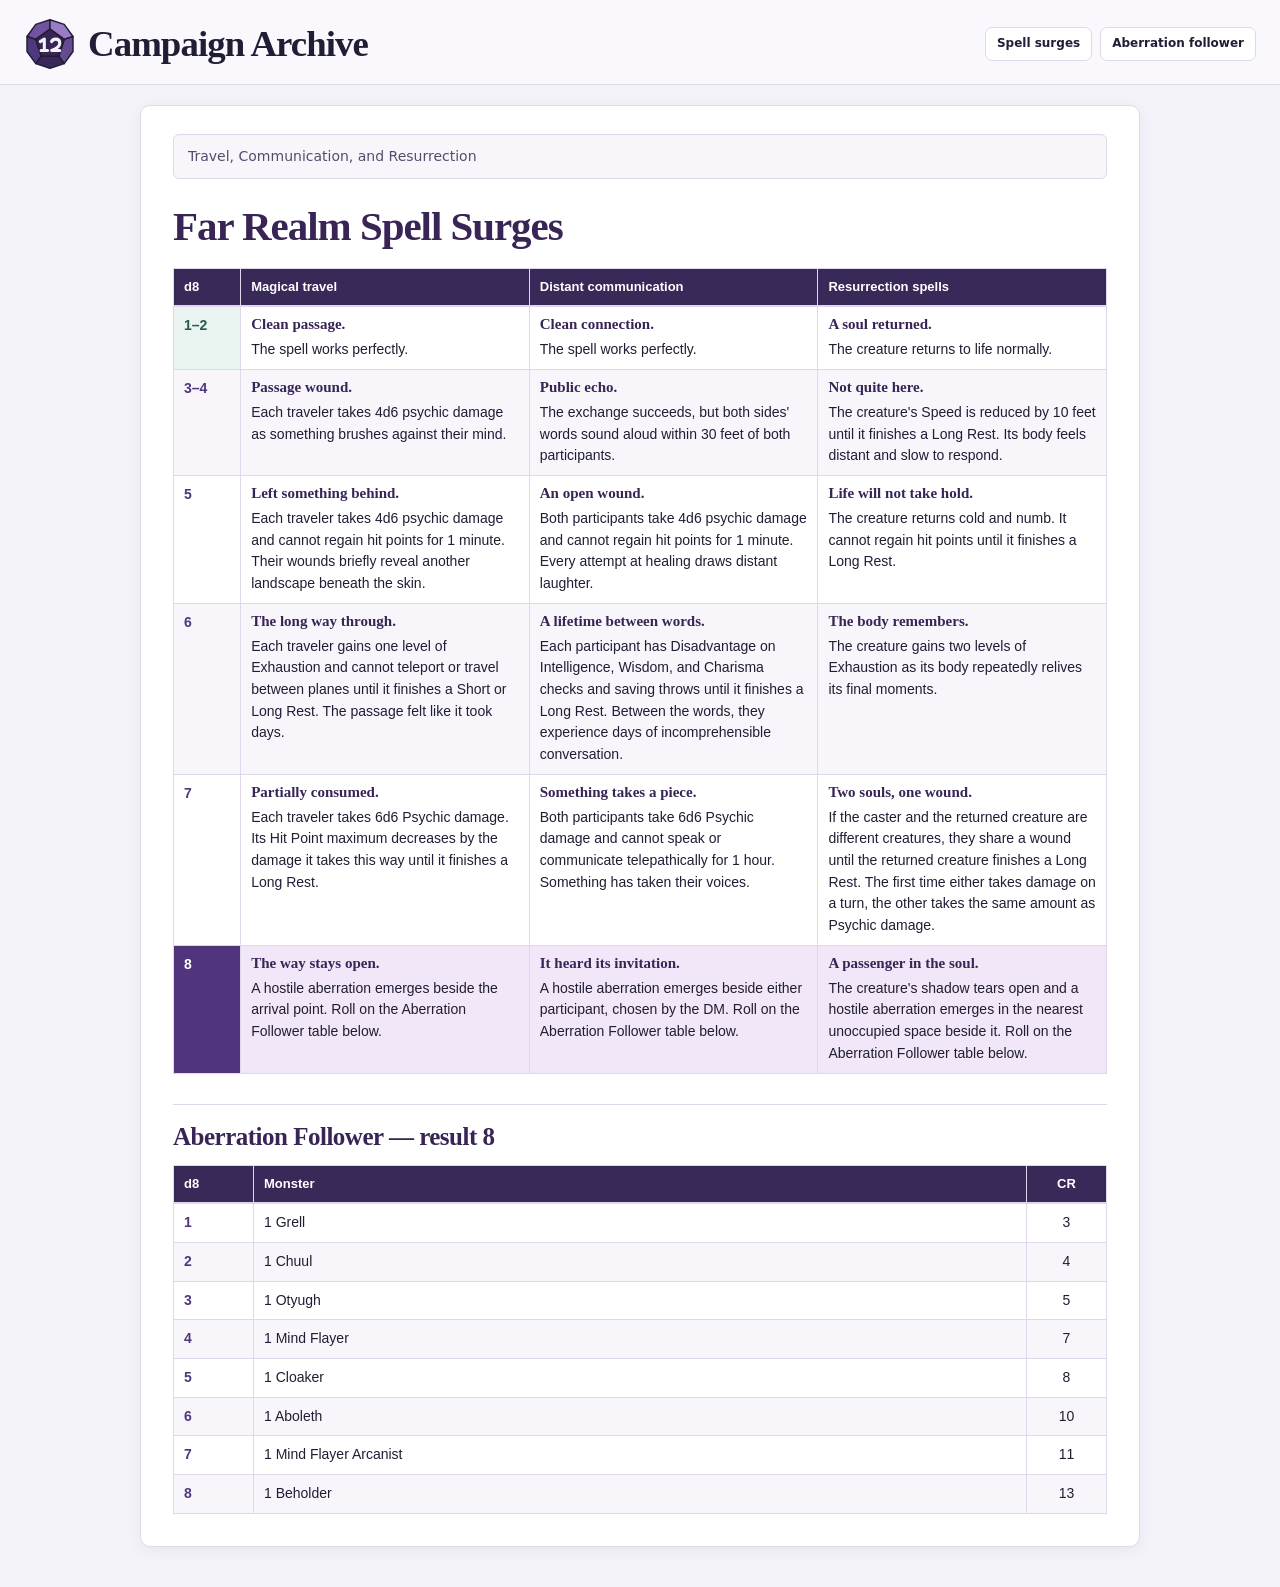
<file: far-realm-surges.html>
<!doctype html>
<html lang="en">
<head>
<meta charset="utf-8">
<meta name="robots" content="noindex,nofollow,noarchive">
<meta name="referrer" content="no-referrer">
<meta name="viewport" content="width=device-width, initial-scale=1">
<meta name="color-scheme" content="light">
<title>Far Realm Spell Surges | Campaign Archive</title>
<link rel="icon" href="data:image/svg+xml,%3Csvg%20xmlns%3D%22http%3A%2F%2Fwww.w3.org%2F2000%2Fsvg%22%20viewBox%3D%220%200%2064%2064%22%20role%3D%22img%22%20aria-label%3D%22Daring%20Dozen%20d12%22%3E%20%3Ctitle%3EDaring%20Dozen%20%E2%80%94%20twelve-sided%20die%3C%2Ftitle%3E%20%3Cg%20stroke%3D%22%23211d34%22%20stroke-width%3D%221.8%22%20stroke-linejoin%3D%22round%22%3E%20%3Cpath%20fill%3D%22%237153a0%22%20d%3D%22M14.5%207.9%2032%202.2V13.6L14.5%2026.3%203.7%2022.8Z%22%2F%3E%20%3Cpath%20fill%3D%22%239a7bc7%22%20d%3D%22M32%202.2%2049.5%207.9%2060.3%2022.8%2049.5%2026.3%2032%2013.6Z%22%2F%3E%20%3Cpath%20fill%3D%22%23654b90%22%20d%3D%22M49.5%2026.3%2060.3%2022.8V41.2L49.5%2056.1%2042.8%2046.9Z%22%2F%3E%20%3Cpath%20fill%3D%22%2350387e%22%20d%3D%22M3.7%2022.8%2014.5%2026.3%2021.2%2046.9%2014.5%2056.1%203.7%2041.2Z%22%2F%3E%20%3Cpath%20fill%3D%22%23392958%22%20d%3D%22M21.2%2046.9H42.8L49.5%2056.1%2032%2061.8%2014.5%2056.1Z%22%2F%3E%20%3Cpath%20fill%3D%22%23382455%22%20d%3D%22M32%2013.6%2049.5%2026.3%2042.8%2046.9H21.2L14.5%2026.3Z%22%2F%3E%20%3C%2Fg%3E%20%3Cpath%20d%3D%22m20%2029%205-3v14m-4%200h8m5-11c1-2%203-3%205-3%203%200%205%202%205%205%200%204-5%207-10%209h10%22%20fill%3D%22none%22%20stroke%3D%22%23f5f3fa%22%20stroke-width%3D%223.8%22%20stroke-linecap%3D%22round%22%20stroke-linejoin%3D%22round%22%2F%3E%20%3C%2Fsvg%3E" type="image/svg+xml">
<style>
:root {
  color-scheme: light;
  --paper: #fff;
  --bg: #f5f3fa;
  --ink: #211d34;
  --muted: #554c6b;
  --line: #ded8ea;
  --accent: #50387e;
  --focus: #6d46b0;
  --display: Georgia, "Times New Roman", serif;
  --shadow: 0 3px 15px #251a3710;
}
* { box-sizing: border-box; }
html { scroll-padding-top: 101px; }
body { margin: 0; background: var(--bg); color: var(--ink); font: 16px/1.65 'Segoe UI', Arial, sans-serif; }
a { color: var(--accent); text-underline-offset: 3px; }
a:focus-visible, [tabindex]:focus-visible { outline: 3px solid var(--focus); outline-offset: 3px; }
.skip-link {
  position: fixed; left: 12px; top: -100px; z-index: 100;
  background: #fff; padding: 10px; border-radius: 6px;
}
.skip-link:focus { top: 8px; }
.site-header {
  position: sticky; top: 0; z-index: 40;
  padding: 18px 24px 14px; background: #faf8fd; border-bottom: 1px solid var(--line);
}
.header-inner { max-width: 1440px; margin: auto; display: flex; align-items: center; flex-wrap: wrap; gap: 12px 24px; }
.brand {
  display: flex; align-items: center; gap: 12px; flex-shrink: 0;
  color: var(--ink); text-decoration: none;
  font: 700 clamp(1.7rem, 3vw, 2.3rem)/1.08 var(--display); letter-spacing: -.025em;
}
.brand img { width: 52px; height: 52px; }
.category-nav { display: flex; flex-wrap: wrap; align-items: center; gap: 8px; margin-left: auto; }
.category-button {
  display: inline-flex; align-items: center; min-height: 34px;
  padding: 7px 11px; border: 1px solid var(--line); border-radius: 7px; background: #fff;
  color: var(--ink); font: 600 12px/1.3 system-ui, sans-serif; text-decoration: none;
}
.category-button:hover { background: #efe8fa; }
main { max-width: 1488px; margin: auto; padding: 20px 24px 40px; }
.sheet {
  max-width: 1000px; margin: auto; padding: 28px 32px 32px;
  background: var(--paper); border: 1px solid var(--line); border-radius: 10px; box-shadow: var(--shadow);
}
.sheet-top {
  margin: 0; padding: 11px 14px; border: 1px solid var(--line); border-radius: 6px;
  background: #f8f6fb; color: var(--muted); font: 14px/1.5 system-ui, sans-serif;
}
h1 {
  margin: 24px 0 18px; color: #382455;
  font: 700 clamp(1.8rem, 3.2vw, 2.7rem)/1.15 var(--display); letter-spacing: -.025em;
}
h2 {
  margin: 30px 0 12px; padding-top: 16px; border-top: 1px solid var(--line); color: #382455;
  font: 700 25px/1.3 var(--display); letter-spacing: -.02em;
}
table { width: 100%; border-collapse: collapse; font-size: 14px; line-height: 1.55; }
th, td { padding: 8px 10px; border: 1px solid var(--line); vertical-align: top; text-align: left; }
thead { color: #fff; background: #392958; }
thead th { font-size: 13px; }
tbody th { color: var(--accent); font-variant-numeric: tabular-nums; }
tbody tr:nth-child(even) { background: #f8f6fb; }
.surges { table-layout: fixed; }
.surges th:first-child { width: 4.2rem; }
.surges td strong { display: block; margin-bottom: .28rem; color: #382455; font: 700 15px/1.3 var(--display); }
.surges .severity-0 th { color: #245a52; background: #e9f4f0; }
.surges .severity-6 { background: #f1e7f8; }
.surges .severity-6 th { color: #fff; background: #50347c; }
.followers thead th:first-child, .followers thead th:last-child { width: 5rem; }
.followers th:last-child, .followers td:last-child { text-align: center; font-variant-numeric: tabular-nums; }
.sr-only {
  position: absolute; width: 1px; height: 1px; padding: 0; margin: -1px;
  overflow: hidden; clip-path: inset(50%); white-space: nowrap; border: 0;
}
@media screen and (max-width: 1120px) { .sheet { padding: 24px; } }
@media screen and (max-width: 800px) {
  html { scroll-padding-top: 120px; }
  .site-header { padding: 13px 14px; }
  .header-inner { gap: 10px; }
  .brand { gap: 10px; font-size: 24px; }
  .brand img { width: 36px; height: 36px; }
  .category-nav { flex-basis: 100%; margin-left: 0; gap: 6px; }
  .category-button { min-height: 30px; padding: 5px 8px; font-size: 11px; }
  main { padding: 16px 12px 32px; }
  .sheet { padding: 20px 18px; }
  .sheet-top { padding: 10px 12px; }
  h1 { font-size: 29px; }
  h2 { font-size: 23px; }
  .surges, .surges tbody, .surges tr, .surges td, .surges th { display: block; width: 100%; }
  .surges thead { position: absolute; width: 1px; height: 1px; overflow: hidden; clip-path: inset(50%); }
  .surges tr { overflow: hidden; margin-bottom: 12px; border: 1px solid var(--line); border-radius: 6px; }
  .surges th:first-child { width: 100%; }
  .surges tbody th { padding: 8px 10px; border: 0; background: #efe8fa; }
  .surges tbody th::before { content: "d8"; margin-right: .55rem; font-size: .78rem; }
  .surges td { padding: 10px; border: 0; border-top: 1px solid var(--line); }
  .surges td::before {
    display: block; margin-bottom: .32rem; content: attr(data-label); color: var(--muted);
    font-size: .69rem; font-weight: 750; letter-spacing: .08em; text-transform: uppercase;
  }
  .followers thead th:first-child, .followers thead th:last-child { width: 3rem; }
}
@media print {
  @page { size: A4; margin: 12mm; }
  body { color: #000; background: #fff; }
  .site-header, .skip-link { display: none; }
  main, .sheet { max-width: none; padding: 0; }
  .sheet { border: 0; box-shadow: none; }
  .sheet-top { color: #333; background: #fff; }
  h1 { font-size: 25pt; }
  h2 { margin: .65rem 0 .35rem; padding-top: .4rem; font-size: 17pt; break-after: avoid; }
  table { font-size: 9pt; line-height: 1.34; }
  thead { color: #000; background: #f3f0f6; }
  th, td { padding: .35rem .4rem; }
  .surges th:first-child { width: 2.6rem; }
  .surges .severity-6 th { color: #000; background: #f1e7f8; }
  .surges td strong { font-size: 10pt; }
  tr { break-inside: avoid; }
}
</style>
</head>
<body>
<a class="skip-link" href="#main">Skip to the surge tables</a>
<header class="site-header">
<div class="header-inner">
<a class="brand" href="./"><img src="data:image/svg+xml,%3Csvg%20xmlns%3D%22http%3A%2F%2Fwww.w3.org%2F2000%2Fsvg%22%20viewBox%3D%220%200%2064%2064%22%20role%3D%22img%22%20aria-label%3D%22Daring%20Dozen%20d12%22%3E%20%3Ctitle%3EDaring%20Dozen%20%E2%80%94%20twelve-sided%20die%3C%2Ftitle%3E%20%3Cg%20stroke%3D%22%23211d34%22%20stroke-width%3D%221.8%22%20stroke-linejoin%3D%22round%22%3E%20%3Cpath%20fill%3D%22%237153a0%22%20d%3D%22M14.5%207.9%2032%202.2V13.6L14.5%2026.3%203.7%2022.8Z%22%2F%3E%20%3Cpath%20fill%3D%22%239a7bc7%22%20d%3D%22M32%202.2%2049.5%207.9%2060.3%2022.8%2049.5%2026.3%2032%2013.6Z%22%2F%3E%20%3Cpath%20fill%3D%22%23654b90%22%20d%3D%22M49.5%2026.3%2060.3%2022.8V41.2L49.5%2056.1%2042.8%2046.9Z%22%2F%3E%20%3Cpath%20fill%3D%22%2350387e%22%20d%3D%22M3.7%2022.8%2014.5%2026.3%2021.2%2046.9%2014.5%2056.1%203.7%2041.2Z%22%2F%3E%20%3Cpath%20fill%3D%22%23392958%22%20d%3D%22M21.2%2046.9H42.8L49.5%2056.1%2032%2061.8%2014.5%2056.1Z%22%2F%3E%20%3Cpath%20fill%3D%22%23382455%22%20d%3D%22M32%2013.6%2049.5%2026.3%2042.8%2046.9H21.2L14.5%2026.3Z%22%2F%3E%20%3C%2Fg%3E%20%3Cpath%20d%3D%22m20%2029%205-3v14m-4%200h8m5-11c1-2%203-3%205-3%203%200%205%202%205%205%200%204-5%207-10%209h10%22%20fill%3D%22none%22%20stroke%3D%22%23f5f3fa%22%20stroke-width%3D%223.8%22%20stroke-linecap%3D%22round%22%20stroke-linejoin%3D%22round%22%2F%3E%20%3C%2Fsvg%3E" alt="" width="52" height="52">Campaign Archive</a>
<nav class="category-nav" aria-label="On this page">
<a class="category-button" href="#surge-table">Spell surges</a>
<a class="category-button" href="#aberration-follower">Aberration follower</a>
</nav>
</div>
</header>
<main id="main" tabindex="-1">
<article class="sheet" aria-labelledby="surge-title">
<p class="sheet-top">Travel, Communication, and Resurrection</p>
<h1 id="surge-title">Far Realm Spell Surges</h1>
<section id="surge-table">
<div class="table-wrap"><table class="surges"><caption class="sr-only">Travel, communication, and resurrection consequences</caption><thead><tr><th scope="col">d8</th><th scope="col">Magical travel</th><th scope="col">Distant communication</th><th scope="col">Resurrection spells</th></tr></thead><tbody><tr class="severity-0"><th scope="row"><strong>1–2</strong></th><td data-label="Magical travel"><strong>Clean passage.</strong> The spell works perfectly.</td><td data-label="Distant communication"><strong>Clean connection.</strong> The spell works perfectly.</td><td data-label="Resurrection spells"><strong>A soul returned.</strong> The creature returns to life normally.</td></tr>
<tr class="severity-1"><th scope="row"><strong>3–4</strong></th><td data-label="Magical travel"><strong>Passage wound.</strong> Each traveler takes 4d6 psychic damage as something brushes against their mind.</td><td data-label="Distant communication"><strong>Public echo.</strong> The exchange succeeds, but both sides' words sound aloud within 30 feet of both participants.</td><td data-label="Resurrection spells"><strong>Not quite here.</strong> The creature's Speed is reduced by 10 feet until it finishes a Long Rest. Its body feels distant and slow to respond.</td></tr>
<tr class="severity-3"><th scope="row"><strong>5</strong></th><td data-label="Magical travel"><strong>Left something behind.</strong> Each traveler takes 4d6 psychic damage and cannot regain hit points for 1 minute. Their wounds briefly reveal another landscape beneath the skin.</td><td data-label="Distant communication"><strong>An open wound.</strong> Both participants take 4d6 psychic damage and cannot regain hit points for 1 minute. Every attempt at healing draws distant laughter.</td><td data-label="Resurrection spells"><strong>Life will not take hold.</strong> The creature returns cold and numb. It cannot regain hit points until it finishes a Long Rest.</td></tr>
<tr class="severity-4"><th scope="row"><strong>6</strong></th><td data-label="Magical travel"><strong>The long way through.</strong> Each traveler gains one level of Exhaustion and cannot teleport or travel between planes until it finishes a Short or Long Rest. The passage felt like it took days.</td><td data-label="Distant communication"><strong>A lifetime between words.</strong> Each participant has Disadvantage on Intelligence, Wisdom, and Charisma checks and saving throws until it finishes a Long Rest. Between the words, they experience days of incomprehensible conversation.</td><td data-label="Resurrection spells"><strong>The body remembers.</strong> The creature gains two levels of Exhaustion as its body repeatedly relives its final moments.</td></tr>
<tr class="severity-5"><th scope="row"><strong>7</strong></th><td data-label="Magical travel"><strong>Partially consumed.</strong> Each traveler takes 6d6 Psychic damage. Its Hit Point maximum decreases by the damage it takes this way until it finishes a Long Rest.</td><td data-label="Distant communication"><strong>Something takes a piece.</strong> Both participants take 6d6 Psychic damage and cannot speak or communicate telepathically for 1 hour. Something has taken their voices.</td><td data-label="Resurrection spells"><strong>Two souls, one wound.</strong> If the caster and the returned creature are different creatures, they share a wound until the returned creature finishes a Long Rest. The first time either takes damage on a turn, the other takes the same amount as Psychic damage.</td></tr>
<tr class="severity-6"><th scope="row"><strong>8</strong></th><td data-label="Magical travel"><strong>The way stays open.</strong> A hostile aberration emerges beside the arrival point. Roll on the Aberration Follower table below.</td><td data-label="Distant communication"><strong>It heard its invitation.</strong> A hostile aberration emerges beside either participant, chosen by the DM. Roll on the Aberration Follower table below.</td><td data-label="Resurrection spells"><strong>A passenger in the soul.</strong> The creature's shadow tears open and a hostile aberration emerges in the nearest unoccupied space beside it. Roll on the Aberration Follower table below.</td></tr></tbody></table></div>
</section>
<section id="aberration-follower"><h2>Aberration Follower — result 8</h2>
<div class="table-wrap"><table class="followers"><caption class="sr-only">Aberration follower monsters</caption><thead><tr><th scope="col">d8</th><th scope="col">Monster</th><th scope="col">CR</th></tr></thead><tbody><tr class=""><th scope="row"><strong>1</strong></th><td data-label="Monster">1 Grell</td><td data-label="CR">3</td></tr>
<tr class=""><th scope="row"><strong>2</strong></th><td data-label="Monster">1 Chuul</td><td data-label="CR">4</td></tr>
<tr class=""><th scope="row"><strong>3</strong></th><td data-label="Monster">1 Otyugh</td><td data-label="CR">5</td></tr>
<tr class=""><th scope="row"><strong>4</strong></th><td data-label="Monster">1 Mind Flayer</td><td data-label="CR">7</td></tr>
<tr class=""><th scope="row"><strong>5</strong></th><td data-label="Monster">1 Cloaker</td><td data-label="CR">8</td></tr>
<tr class=""><th scope="row"><strong>6</strong></th><td data-label="Monster">1 Aboleth</td><td data-label="CR">10</td></tr>
<tr class=""><th scope="row"><strong>7</strong></th><td data-label="Monster">1 Mind Flayer Arcanist</td><td data-label="CR">11</td></tr>
<tr class=""><th scope="row"><strong>8</strong></th><td data-label="Monster">1 Beholder</td><td data-label="CR">13</td></tr></tbody></table></div>
</section>
</article>
</main>
</body>
</html>
</file>
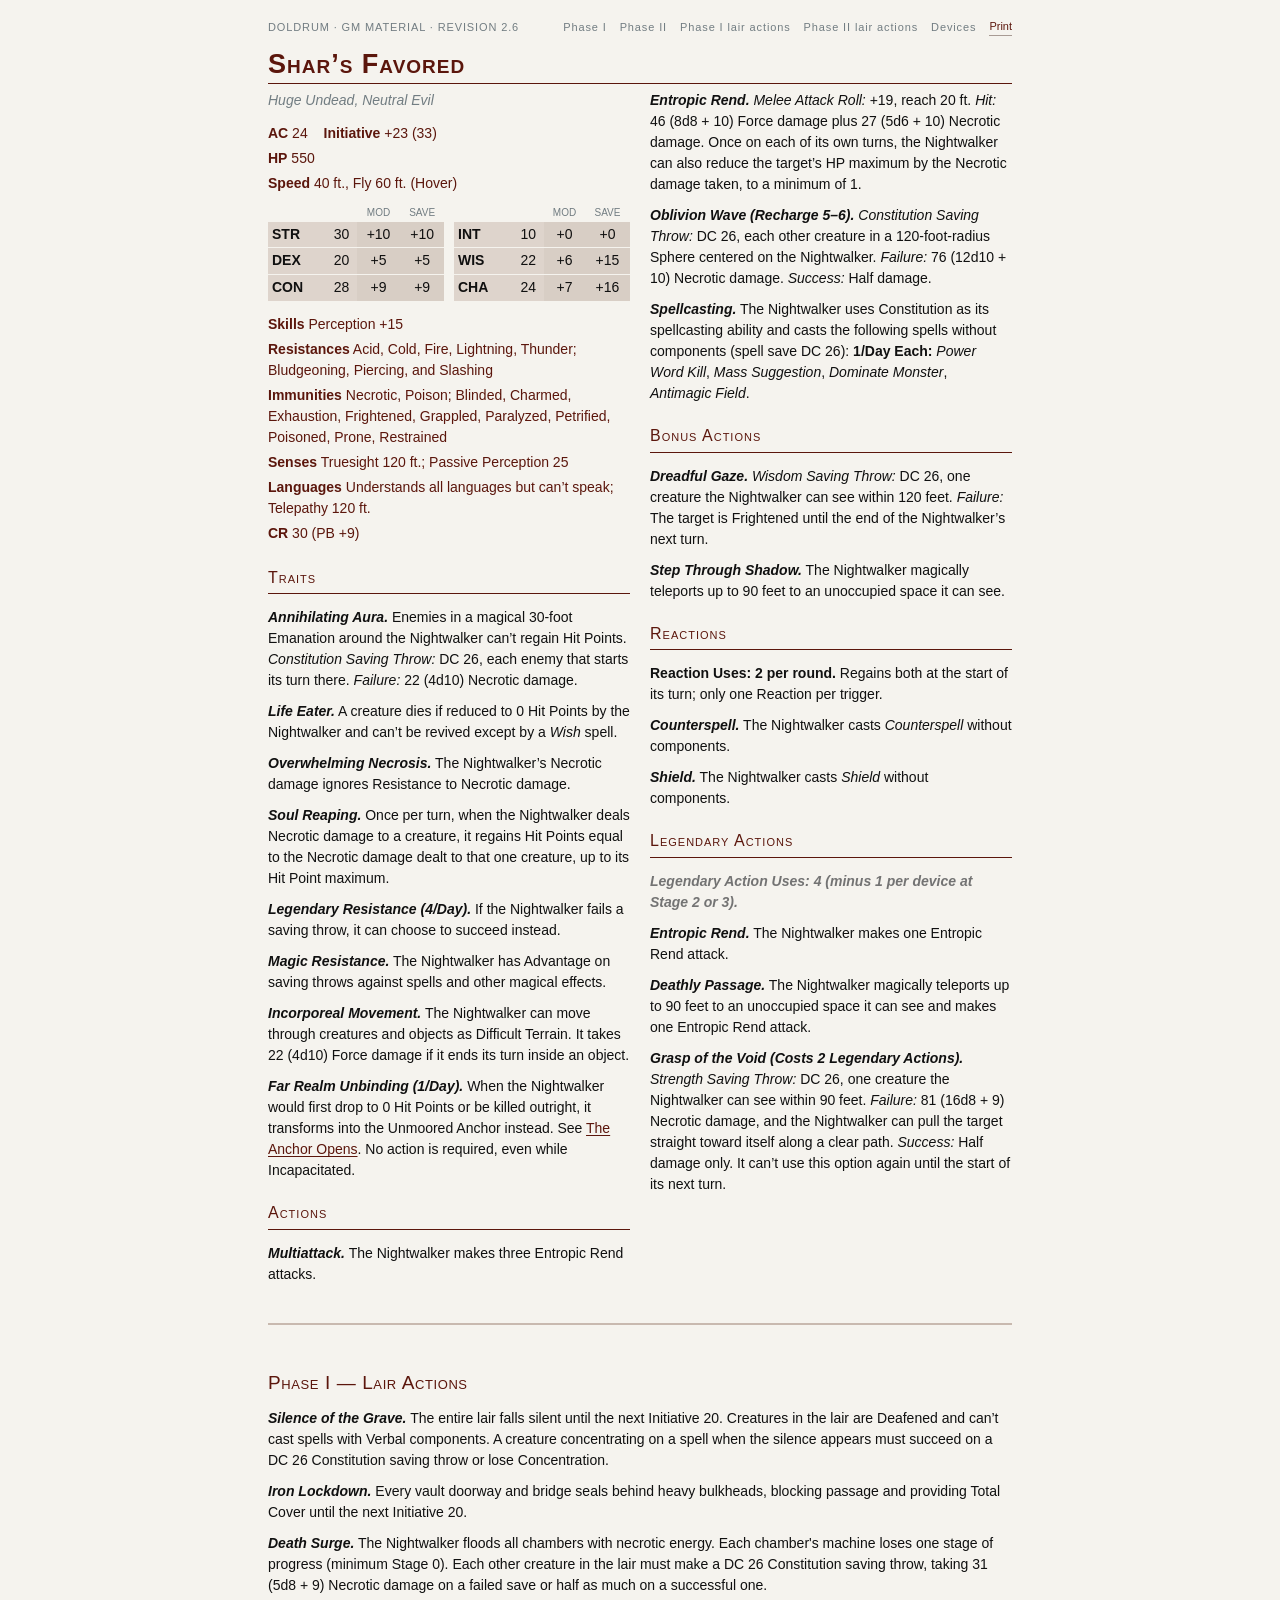
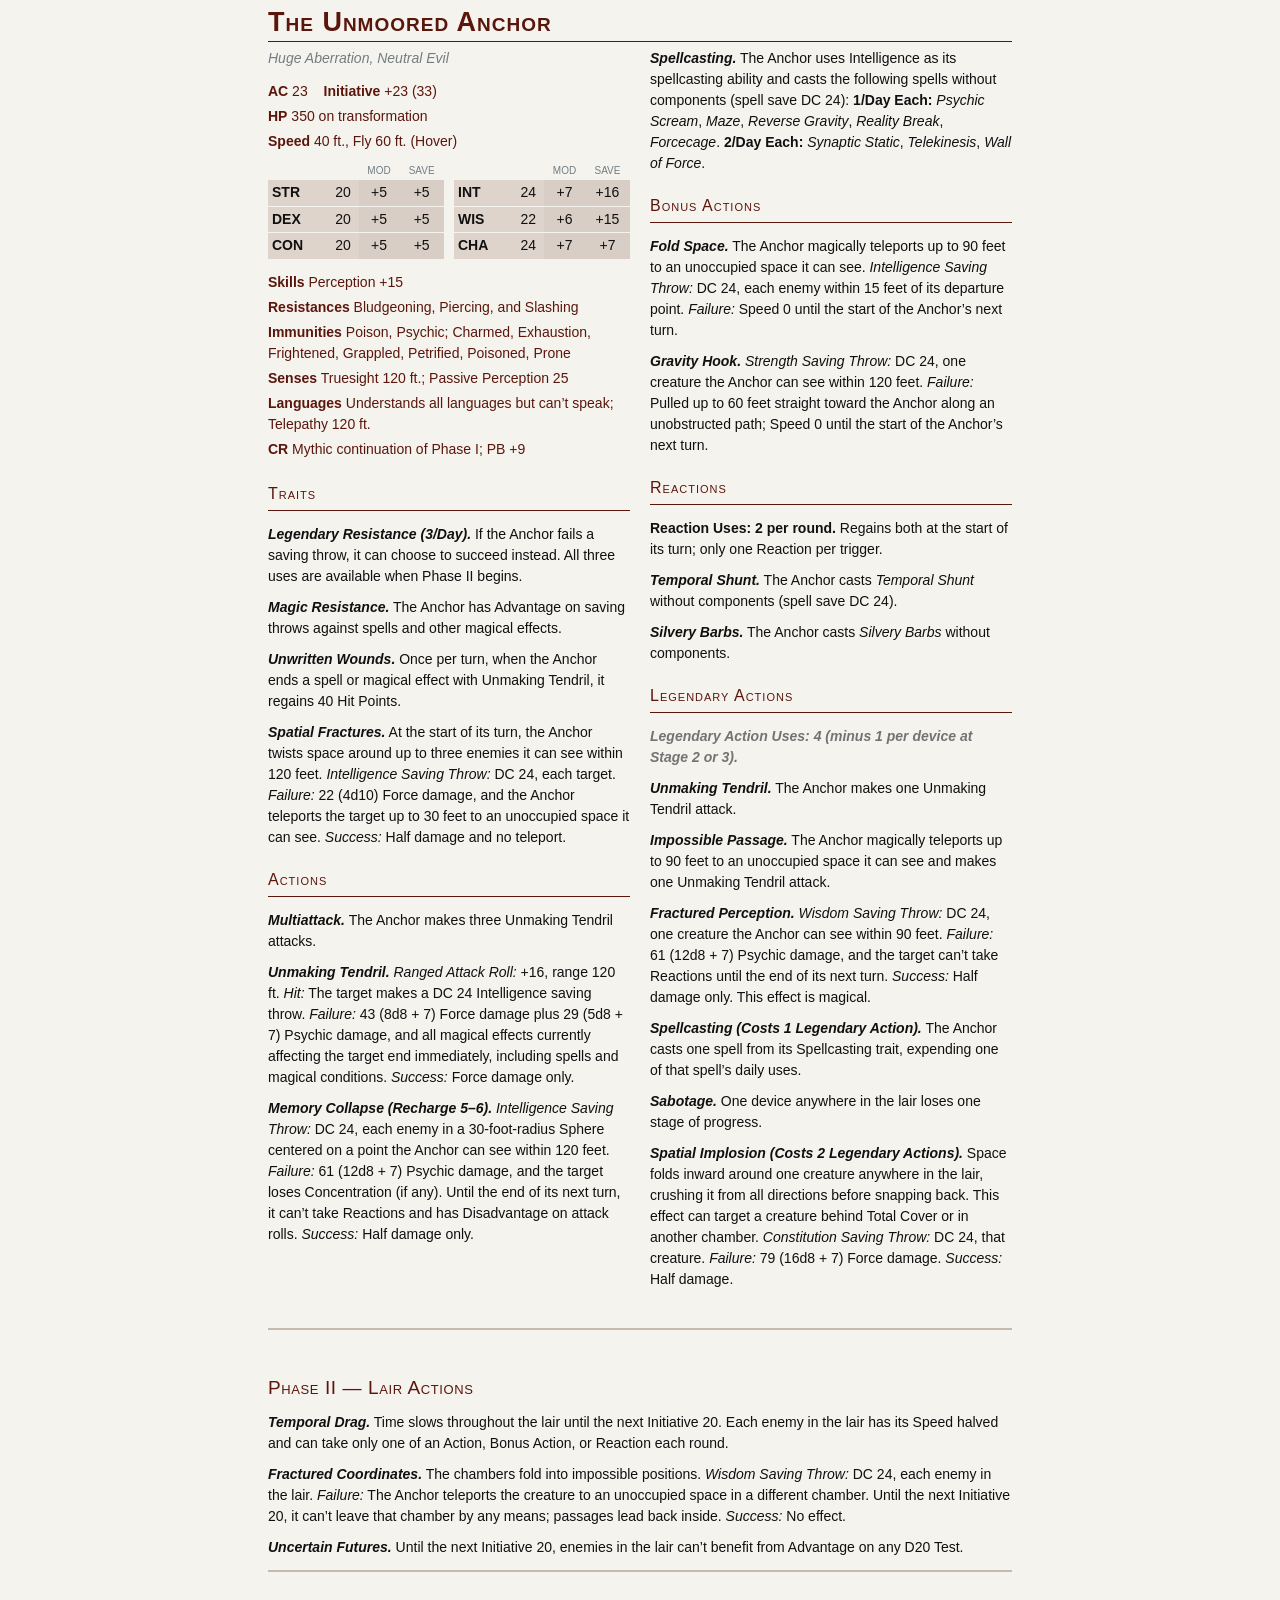
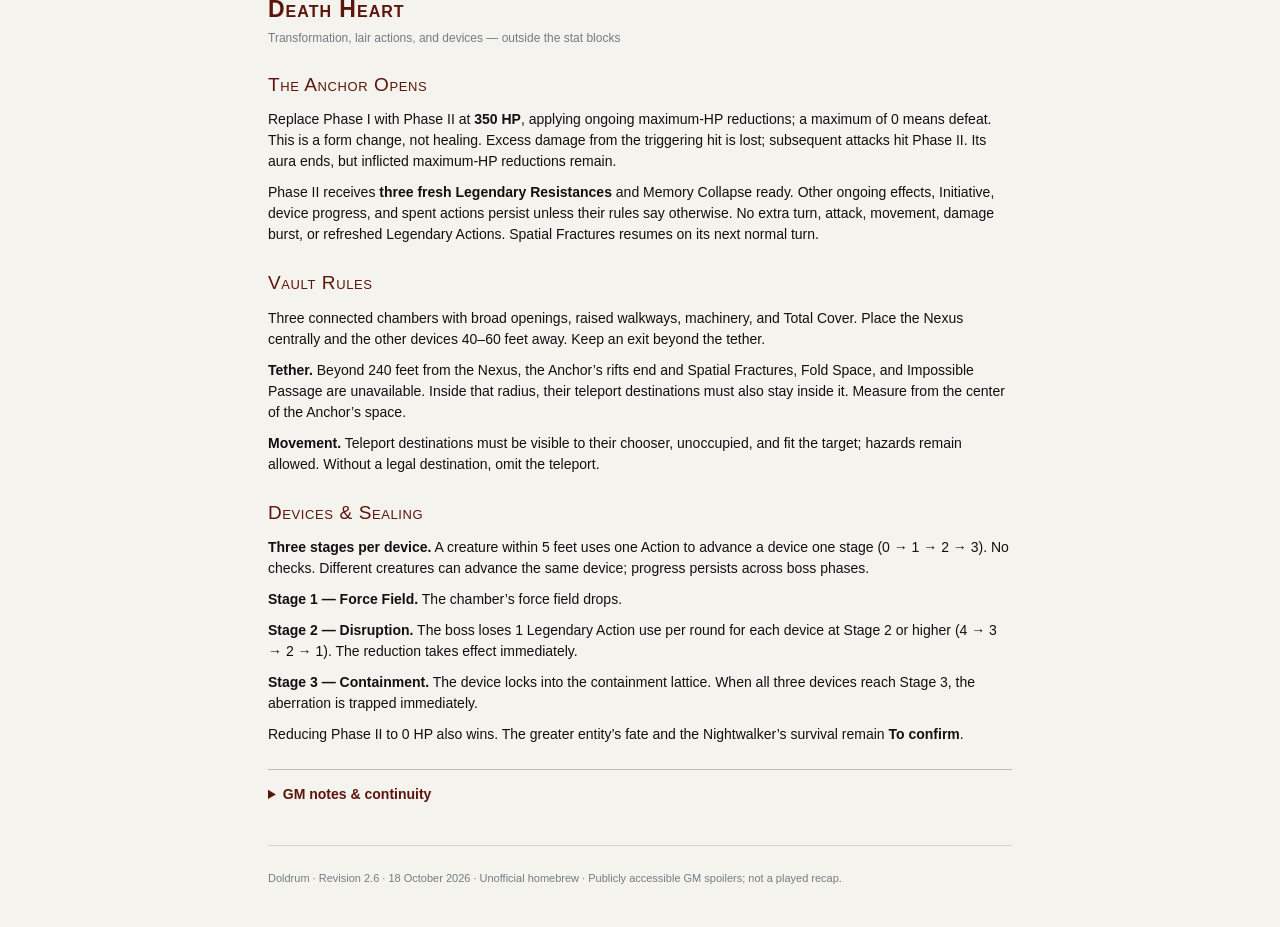
<file: nightwalker.html>
<!doctype html>
<html lang="en">
<head>
<meta charset="utf-8">
<meta name="viewport" content="width=device-width,initial-scale=1">
<meta name="color-scheme" content="light">
<meta name="robots" content="noindex,nofollow,noarchive">
<meta name="referrer" content="no-referrer">
<meta name="encounter-revision" content="2.6">
<meta name="description" content="Shar’s Favored and the Unmoored Anchor: 5.5e homebrew stat blocks, lair actions, and vault controls.">
<title>Shar’s Favored — Nightwalker &amp; Far Realm Anchor</title>
<style>
:root{color-scheme:light;--paper:#f5f3ee;--ink:#101010;--red:#5b160c;--muted:#727d82;--physical:#ded4cc;--mental:#d0caca}
*{box-sizing:border-box}html{scroll-behavior:smooth;scroll-padding-top:16px}body{margin:0;background:var(--paper);color:var(--ink);font:14px/1.5 "Segoe UI",Arial,sans-serif}a{color:var(--red);text-underline-offset:2px}a:focus-visible,button:focus-visible,summary:focus-visible{outline:2px solid var(--red);outline-offset:4px}p{margin:0 0 10px}main{max-width:792px;padding:0 24px 40px;margin:auto}.page-header{max-width:792px;margin:0 auto;padding:18px 24px 12px;display:flex;gap:14px;align-items:center;justify-content:space-between;color:var(--muted);font-size:11px;letter-spacing:.08em}.page-header p{margin:0}.page-header nav{display:flex;gap:13px;align-items:center;flex-wrap:wrap}.page-header a{color:inherit;text-decoration:none;white-space:nowrap}.page-header button{background:none;border:0;border-bottom:1px solid #a89b94;color:var(--red);font:inherit;padding:0;cursor:pointer}.statblock{margin:0 0 38px;scroll-margin-top:16px}.statblock>h2{font-family:"Trebuchet MS","Segoe UI",Arial,sans-serif;font-variant-caps:small-caps;font-size:27px;letter-spacing:1px;line-height:1.2;color:var(--red);margin:0 0 6px;padding:0 0 3px;border-bottom:1px solid var(--red);font-weight:700}.stat-columns{column-count:2;column-gap:20px}.stat-columns p{break-inside:avoid;orphans:3;widows:3}.stat-columns .legendary-section{break-inside:avoid-column;page-break-inside:avoid}.stat-meta{break-inside:avoid;color:var(--red);margin-bottom:24px}.stat-meta>p{margin-bottom:4px}.stat-meta>p:first-child{color:var(--muted);font-style:italic;margin:0 0 12px}.initiative{margin-left:12px}.stat-columns h3{font-size:16px;line-height:1.3;font-weight:400;font-variant-caps:small-caps;letter-spacing:1px;color:var(--red);border-bottom:1px solid var(--red);margin:22px 0 13px;padding:0 0 5px;break-after:avoid}.stat-meta+h3{margin-top:0}.feature-name{font-style:italic;font-weight:700}.legendary-intro{font-style:italic;color:#737373;font-weight:600}.legendary-intro .feature-name{font-style:inherit}.ability-pair{display:grid;grid-template-columns:1fr 1fr;gap:10px;margin:12px 0}.abilities{border-collapse:collapse;width:100%;font-variant-numeric:tabular-nums;font-size:14px;line-height:1.4}.abilities thead{color:var(--muted);font-size:10px;text-transform:uppercase}.abilities thead th{font-weight:400;padding:0 1px 2px}.abilities td,.abilities tbody th{text-align:center;padding:3px 2px;border-bottom:1px solid var(--paper)}.abilities tbody th{text-align:left;font-weight:600;padding-left:4px}.abilities tbody{background:var(--physical)}.ability-pair .abilities:nth-child(2) tbody{background:var(--physical)}.abilities tbody th,.abilities tbody td{color:var(--ink)}.abilities td:nth-child(n+3){background:rgba(70,40,15,.035)}.sr-only{position:absolute;width:1px;height:1px;padding:0;margin:-1px;overflow:hidden;clip-path:inset(50%);white-space:nowrap;border:0}.encounter-notes{border-top:2px solid #c8b9af;padding-top:20px;margin-top:12px}.encounter-notes h2{font-size:23px;color:var(--red);font-variant-caps:small-caps;letter-spacing:1px;margin:0 0 2px}.section-caption{color:var(--muted);font-size:12px;margin-bottom:22px}.encounter-notes h3{color:var(--red);font-variant-caps:small-caps;letter-spacing:.6px;font-weight:500;font-size:19px;margin:24px 0 10px}.encounter-notes h4{font-size:15px;margin:18px 0 8px}.encounter-notes table{width:100%;border-collapse:collapse;margin:14px 0;font-size:13px}.encounter-notes th,.encounter-notes td{padding:8px 9px;text-align:left;vertical-align:top;border-bottom:1px solid #d8d1c9}.encounter-notes th{color:var(--red);font-weight:600;background:#e9e3db}.encounter-notes td:first-child{width:23%}.encounter-notes section{margin-bottom:24px}details{margin-top:24px;border-top:1px solid #c8b9af;padding-top:14px}summary{cursor:pointer;color:var(--red);font-weight:600;margin-bottom:12px}blockquote{margin:10px 0 16px;padding-left:16px;border-left:2px solid #c8b9af;color:#4d4945;font-style:italic}footer{color:var(--muted);font-size:11px;padding-top:24px;border-top:1px solid #d8d1c9;margin-top:28px}footer p{margin:0}.draft{font-size:11px;color:var(--muted);margin:-19px 0 25px}.draft b{color:#615047;font-weight:600}
@media(max-width:620px){main{padding:0 16px 28px}.page-header{padding:14px 16px;display:block}.page-header nav{margin-top:8px}.stat-columns{column-count:1}.statblock>h2{font-size:26px}.stat-meta{margin-bottom:20px}.ability-pair{max-width:430px}.stat-columns h3{margin-top:20px}.statblock{margin-bottom:30px}.encounter-notes td:first-child{width:28%}}
@media print{@page{size:A4;margin:12mm}html{scroll-behavior:auto}body{font-size:9.5pt;line-height:1.4;background:var(--paper);-webkit-print-color-adjust:exact;print-color-adjust:exact}main{max-width:none;padding:0}.page-header{display:none}.statblock{margin:0;break-inside:avoid}.statblock+.statblock{break-before:page}.statblock>h2{font-size:21pt}.stat-columns{column-count:2;column-gap:5mm}.stat-columns p{margin-bottom:7pt}.stat-meta{margin-bottom:14pt}.stat-meta>p{margin-bottom:2pt}.stat-columns h3{font-size:13pt;margin:14pt 0 8pt}.abilities{font-size:9.5pt}.abilities thead{font-size:7pt}.abilities td,.abilities tbody th{padding:2pt 1pt}.encounter-notes{break-before:page;border:0;margin:0;padding:0}.encounter-notes p{orphans:3;widows:3}h2,h3,h4{break-after:avoid}tr{break-inside:avoid}a{color:inherit;text-decoration:none}.draft{display:none}details{display:none}footer{font-size:8pt}.encounter-notes table{font-size:9pt}}
</style>
</head>
<body>
<header class="page-header"><p>DOLDRUM · GM MATERIAL · REVISION 2.6</p><nav aria-label="Page sections"><a href="#phase-i">Phase I</a><a href="#phase-ii">Phase II</a><a href="#lair-actions-phase-i">Phase I lair actions</a><a href="#lair-actions-phase-ii">Phase II lair actions</a><a href="#devices">Devices</a><button type="button" onclick="window.print()">Print</button></nav></header>
<main>
<article class="statblock" id="phase-i" aria-labelledby="phase-i-title"><h2 id="phase-i-title">Shar’s Favored</h2><div class="stat-columns"><div class="stat-meta"><p><em>Huge Undead, Neutral Evil</em></p>
<p><strong>AC</strong> 24 <span class="initiative"><strong>Initiative</strong> +23 (33)</span></p>
<p><strong>HP</strong> 550</p>
<p><strong>Speed</strong> 40 ft., Fly 60 ft. (Hover)</p>
<div class="ability-pair"><table class="abilities" aria-label="Physical ability scores"><thead><tr><th colspan="2"><span class="sr-only">Ability and score</span></th><th scope="col">Mod</th><th scope="col">Save</th></tr></thead><tbody><tr><th scope="row">STR</th><td>30</td><td>+10</td><td>+10</td></tr><tr><th scope="row">DEX</th><td>20</td><td>+5</td><td>+5</td></tr><tr><th scope="row">CON</th><td>28</td><td>+9</td><td>+9</td></tr></tbody></table><table class="abilities" aria-label="Mental ability scores"><thead><tr><th colspan="2"><span class="sr-only">Ability and score</span></th><th scope="col">Mod</th><th scope="col">Save</th></tr></thead><tbody><tr><th scope="row">INT</th><td>10</td><td>+0</td><td>+0</td></tr><tr><th scope="row">WIS</th><td>22</td><td>+6</td><td>+15</td></tr><tr><th scope="row">CHA</th><td>24</td><td>+7</td><td>+16</td></tr></tbody></table></div>
<p><strong>Skills</strong> Perception +15</p>
<p><strong>Resistances</strong> Acid, Cold, Fire, Lightning, Thunder; Bludgeoning, Piercing, and Slashing</p>
<p><strong>Immunities</strong> Necrotic, Poison; Blinded, Charmed, Exhaustion, Frightened, Grappled, Paralyzed, Petrified, Poisoned, Prone, Restrained</p>
<p><strong>Senses</strong> Truesight 120 ft.; Passive Perception 25</p>
<p><strong>Languages</strong> Understands all languages but can’t speak; Telepathy 120 ft.</p>
<p><strong>CR</strong> 30 (PB +9)</p>
</div>
<h3>Traits</h3>
<p><strong class="feature-name">Annihilating Aura.</strong> Enemies in a magical 30-foot Emanation around the Nightwalker can’t regain Hit Points. <em>Constitution Saving Throw:</em> DC 26, each enemy that starts its turn there. <em>Failure:</em> 22 (4d10) Necrotic damage.</p>
<p><strong class="feature-name">Life Eater.</strong> A creature dies if reduced to 0 Hit Points by the Nightwalker and can’t be revived except by a <em>Wish</em> spell.</p>
<p><strong class="feature-name">Overwhelming Necrosis.</strong> The Nightwalker’s Necrotic damage ignores Resistance to Necrotic damage.</p>
<p><strong class="feature-name">Soul Reaping.</strong> Once per turn, when the Nightwalker deals Necrotic damage to a creature, it regains Hit Points equal to the Necrotic damage dealt to that one creature, up to its Hit Point maximum.</p>
<p><strong class="feature-name">Legendary Resistance (4/Day).</strong> If the Nightwalker fails a saving throw, it can choose to succeed instead.</p>
<p><strong class="feature-name">Magic Resistance.</strong> The Nightwalker has Advantage on saving throws against spells and other magical effects.</p>
<p><strong class="feature-name">Incorporeal Movement.</strong> The Nightwalker can move through creatures and objects as Difficult Terrain. It takes 22 (4d10) Force damage if it ends its turn inside an object.</p>
<p><strong class="feature-name">Far Realm Unbinding (1/Day).</strong> When the Nightwalker would first drop to 0 Hit Points or be killed outright, it transforms into the Unmoored Anchor instead. See <a href="#the-anchor-opens">The Anchor Opens</a>. No action is required, even while Incapacitated.</p>
<h3>Actions</h3>
<p><strong class="feature-name">Multiattack.</strong> The Nightwalker makes three Entropic Rend attacks.</p>
<p><strong class="feature-name">Entropic Rend.</strong> <em>Melee Attack Roll:</em> +19, reach 20 ft. <em>Hit:</em> 46 (8d8 + 10) Force damage plus 27 (5d6 + 10) Necrotic damage. Once on each of its own turns, the Nightwalker can also reduce the target’s HP maximum by the Necrotic damage taken, to a minimum of 1.</p>
<p><strong class="feature-name">Oblivion Wave (Recharge 5–6).</strong> <em>Constitution Saving Throw:</em> DC 26, each other creature in a 120-foot-radius Sphere centered on the Nightwalker. <em>Failure:</em> 76 (12d10 + 10) Necrotic damage. <em>Success:</em> Half damage.</p>
<p><strong class="feature-name">Spellcasting.</strong> The Nightwalker uses Constitution as its spellcasting ability and casts the following spells without components (spell save DC 26): <strong>1/Day Each:</strong> <em>Power Word Kill</em>, <em>Mass Suggestion</em>, <em>Dominate Monster</em>, <em>Antimagic Field</em>.</p>
<h3>Bonus Actions</h3>
<p><strong class="feature-name">Dreadful Gaze.</strong> <em>Wisdom Saving Throw:</em> DC 26, one creature the Nightwalker can see within 120 feet. <em>Failure:</em> The target is Frightened until the end of the Nightwalker’s next turn.</p>
<p><strong class="feature-name">Step Through Shadow.</strong> The Nightwalker magically teleports up to 90 feet to an unoccupied space it can see.</p>
<h3>Reactions</h3>
<p><strong>Reaction Uses: 2 per round.</strong> Regains both at the start of its turn; only one Reaction per trigger.</p>
<p><strong class="feature-name">Counterspell.</strong> The Nightwalker casts <em>Counterspell</em> without components.</p>
<p><strong class="feature-name">Shield.</strong> The Nightwalker casts <em>Shield</em> without components.</p>
<section class="legendary-section">
<h3>Legendary Actions</h3>
<p class="legendary-intro"><strong class="feature-name">Legendary Action Uses: 4 (minus 1 per device at Stage 2 or 3).</strong></p>
<p><strong class="feature-name">Entropic Rend.</strong> The Nightwalker makes one Entropic Rend attack.</p>
<p><strong class="feature-name">Deathly Passage.</strong> The Nightwalker magically teleports up to 90 feet to an unoccupied space it can see and makes one Entropic Rend attack.</p>
<p><strong class="feature-name">Grasp of the Void (Costs 2 Legendary Actions).</strong> <em>Strength Saving Throw:</em> DC 26, one creature the Nightwalker can see within 90 feet. <em>Failure:</em> 81 (16d8 + 9) Necrotic damage, and the Nightwalker can pull the target straight toward itself along a clear path. <em>Success:</em> Half damage only. It can’t use this option again until the start of its next turn.</p>

</section>
</div></article>
<section class="encounter-notes phase-lair" id="lair-actions-phase-i"><h3>Phase I — Lair Actions</h3>
<p><strong class="feature-name">Silence of the Grave.</strong> The entire lair falls silent until the next Initiative 20. Creatures in the lair are Deafened and can’t cast spells with Verbal components. A creature concentrating on a spell when the silence appears must succeed on a DC 26 Constitution saving throw or lose Concentration.</p>
<p><strong class="feature-name">Iron Lockdown.</strong> Every vault doorway and bridge seals behind heavy bulkheads, blocking passage and providing Total Cover until the next Initiative 20.</p>
<p><strong class="feature-name">Death Surge.</strong> The Nightwalker floods all chambers with necrotic energy. Each chamber's machine loses one stage of progress (minimum Stage 0). Each other creature in the lair must make a DC 26 Constitution saving throw, taking 31 (5d8 + 9) Necrotic damage on a failed save or half as much on a successful one.</p>
</section>

<article class="statblock" id="phase-ii" aria-labelledby="phase-ii-title"><h2 id="phase-ii-title">The Unmoored Anchor</h2><div class="stat-columns"><div class="stat-meta"><p><em>Huge Aberration, Neutral Evil</em></p>
<p><strong>AC</strong> 23 <span class="initiative"><strong>Initiative</strong> +23 (33)</span></p>
<p><strong>HP</strong> 350 on transformation</p>
<p><strong>Speed</strong> 40 ft., Fly 60 ft. (Hover)</p>
<div class="ability-pair"><table class="abilities" aria-label="Physical ability scores"><thead><tr><th colspan="2"><span class="sr-only">Ability and score</span></th><th scope="col">Mod</th><th scope="col">Save</th></tr></thead><tbody><tr><th scope="row">STR</th><td>20</td><td>+5</td><td>+5</td></tr><tr><th scope="row">DEX</th><td>20</td><td>+5</td><td>+5</td></tr><tr><th scope="row">CON</th><td>20</td><td>+5</td><td>+5</td></tr></tbody></table><table class="abilities" aria-label="Mental ability scores"><thead><tr><th colspan="2"><span class="sr-only">Ability and score</span></th><th scope="col">Mod</th><th scope="col">Save</th></tr></thead><tbody><tr><th scope="row">INT</th><td>24</td><td>+7</td><td>+16</td></tr><tr><th scope="row">WIS</th><td>22</td><td>+6</td><td>+15</td></tr><tr><th scope="row">CHA</th><td>24</td><td>+7</td><td>+7</td></tr></tbody></table></div>
<p><strong>Skills</strong> Perception +15</p>
<p><strong>Resistances</strong> Bludgeoning, Piercing, and Slashing</p>
<p><strong>Immunities</strong> Poison, Psychic; Charmed, Exhaustion, Frightened, Grappled, Petrified, Poisoned, Prone</p>
<p><strong>Senses</strong> Truesight 120 ft.; Passive Perception 25</p>
<p><strong>Languages</strong> Understands all languages but can’t speak; Telepathy 120 ft.</p>
<p><strong>CR</strong> Mythic continuation of Phase I; PB +9</p>
</div>
<h3>Traits</h3>
<p><strong class="feature-name">Legendary Resistance (3/Day).</strong> If the Anchor fails a saving throw, it can choose to succeed instead. All three uses are available when Phase II begins.</p>
<p><strong class="feature-name">Magic Resistance.</strong> The Anchor has Advantage on saving throws against spells and other magical effects.</p>
<p><strong class="feature-name">Unwritten Wounds.</strong> Once per turn, when the Anchor ends a spell or magical effect with Unmaking Tendril, it regains 40 Hit Points.</p>
<p><strong class="feature-name">Spatial Fractures.</strong> At the start of its turn, the Anchor twists space around up to three enemies it can see within 120 feet. <em>Intelligence Saving Throw:</em> DC 24, each target. <em>Failure:</em> 22 (4d10) Force damage, and the Anchor teleports the target up to 30 feet to an unoccupied space it can see. <em>Success:</em> Half damage and no teleport.</p>
<h3>Actions</h3>
<p><strong class="feature-name">Multiattack.</strong> The Anchor makes three Unmaking Tendril attacks.</p>
<p><strong class="feature-name">Unmaking Tendril.</strong> <em>Ranged Attack Roll:</em> +16, range 120 ft. <em>Hit:</em> The target makes a DC 24 Intelligence saving throw. <em>Failure:</em> 43 (8d8 + 7) Force damage plus 29 (5d8 + 7) Psychic damage, and all magical effects currently affecting the target end immediately, including spells and magical conditions. <em>Success:</em> Force damage only.</p>
<p><strong class="feature-name">Memory Collapse (Recharge 5–6).</strong> <em>Intelligence Saving Throw:</em> DC 24, each enemy in a 30-foot-radius Sphere centered on a point the Anchor can see within 120 feet. <em>Failure:</em> 61 (12d8 + 7) Psychic damage, and the target loses Concentration (if any). Until the end of its next turn, it can’t take Reactions and has Disadvantage on attack rolls. <em>Success:</em> Half damage only.</p>
<p><strong class="feature-name">Spellcasting.</strong> The Anchor uses Intelligence as its spellcasting ability and casts the following spells without components (spell save DC 24): <strong>1/Day Each:</strong> <em>Psychic Scream</em>, <em>Maze</em>, <em>Reverse Gravity</em>, <em>Reality Break</em>, <em>Forcecage</em>. <strong>2/Day Each:</strong> <em>Synaptic Static</em>, <em>Telekinesis</em>, <em>Wall of Force</em>.</p>
<h3>Bonus Actions</h3>
<p><strong class="feature-name">Fold Space.</strong> The Anchor magically teleports up to 90 feet to an unoccupied space it can see. <em>Intelligence Saving Throw:</em> DC 24, each enemy within 15 feet of its departure point. <em>Failure:</em> Speed 0 until the start of the Anchor’s next turn.</p>
<p><strong class="feature-name">Gravity Hook.</strong> <em>Strength Saving Throw:</em> DC 24, one creature the Anchor can see within 120 feet. <em>Failure:</em> Pulled up to 60 feet straight toward the Anchor along an unobstructed path; Speed 0 until the start of the Anchor’s next turn.</p>
<h3>Reactions</h3>
<p><strong>Reaction Uses: 2 per round.</strong> Regains both at the start of its turn; only one Reaction per trigger.</p>
<p><strong class="feature-name">Temporal Shunt.</strong> The Anchor casts <em>Temporal Shunt</em> without components (spell save DC 24).</p>
<p><strong class="feature-name">Silvery Barbs.</strong> The Anchor casts <em>Silvery Barbs</em> without components.</p>
<section class="legendary-section">
<h3>Legendary Actions</h3>
<p class="legendary-intro"><strong class="feature-name">Legendary Action Uses: 4 (minus 1 per device at Stage 2 or 3).</strong></p>
<p><strong class="feature-name">Unmaking Tendril.</strong> The Anchor makes one Unmaking Tendril attack.</p>
<p><strong class="feature-name">Impossible Passage.</strong> The Anchor magically teleports up to 90 feet to an unoccupied space it can see and makes one Unmaking Tendril attack.</p>
<p><strong class="feature-name">Fractured Perception.</strong> <em>Wisdom Saving Throw:</em> DC 24, one creature the Anchor can see within 90 feet. <em>Failure:</em> 61 (12d8 + 7) Psychic damage, and the target can’t take Reactions until the end of its next turn. <em>Success:</em> Half damage only. This effect is magical.</p>
<p><strong class="feature-name">Spellcasting (Costs 1 Legendary Action).</strong> The Anchor casts one spell from its Spellcasting trait, expending one of that spell’s daily uses.</p>
<p><strong class="feature-name">Sabotage.</strong> One device anywhere in the lair loses one stage of progress.</p>
<p><strong class="feature-name">Spatial Implosion (Costs 2 Legendary Actions).</strong> Space folds inward around one creature anywhere in the lair, crushing it from all directions before snapping back. This effect can target a creature behind Total Cover or in another chamber. <em>Constitution Saving Throw:</em> DC 24, that creature. <em>Failure:</em> 79 (16d8 + 7) Force damage. <em>Success:</em> Half damage.</p>
</section>
</div></article>
<section class="encounter-notes phase-lair" id="lair-actions-phase-ii"><h3>Phase II — Lair Actions</h3>
<p><strong class="feature-name">Temporal Drag.</strong> Time slows throughout the lair until the next Initiative 20. Each enemy in the lair has its Speed halved and can take only one of an Action, Bonus Action, or Reaction each round. </p>
<p><strong class="feature-name">Fractured Coordinates.</strong> The chambers fold into impossible positions. <em>Wisdom Saving Throw:</em> DC 24, each enemy in the lair. <em>Failure:</em> The Anchor teleports the creature to an unoccupied space in a different chamber. Until the next Initiative 20, it can’t leave that chamber by any means; passages lead back inside. <em>Success:</em> No effect.</p>
<p><strong class="feature-name">Uncertain Futures.</strong> Until the next Initiative 20, enemies in the lair can’t benefit from Advantage on any D20 Test.</p></section>


<section class="encounter-notes" aria-labelledby="notes-title">
<h2 id="notes-title">Death Heart</h2><p class="section-caption">Transformation, lair actions, and devices — outside the stat blocks</p>
<section id="the-anchor-opens"><h3>The Anchor Opens</h3>
<p>Replace Phase I with Phase II at <strong>350 HP</strong>, applying ongoing maximum-HP reductions; a maximum of 0 means defeat. This is a form change, not healing. Excess damage from the triggering hit is lost; subsequent attacks hit Phase II. Its aura ends, but inflicted maximum-HP reductions remain.</p>
<p>Phase II receives <strong>three fresh Legendary Resistances</strong> and Memory Collapse ready. Other ongoing effects, Initiative, device progress, and spent actions persist unless their rules say otherwise. No extra turn, attack, movement, damage burst, or refreshed Legendary Actions. Spatial Fractures resumes on its next normal turn.</p></section>
<section id="lair-effects"><h3>Vault Rules</h3>
<p>Three connected chambers with broad openings, raised walkways, machinery, and Total Cover. Place the Nexus centrally and the other devices 40–60 feet away. Keep an exit beyond the tether.</p>
<p><strong>Tether.</strong> Beyond 240 feet from the Nexus, the Anchor’s rifts end and Spatial Fractures, Fold Space, and Impossible Passage are unavailable. Inside that radius, their teleport destinations must also stay inside it. Measure from the center of the Anchor’s space.</p>
<p><strong>Movement.</strong> Teleport destinations must be visible to their chooser, unoccupied, and fit the target; hazards remain allowed. Without a legal destination, omit the teleport. </p></section>
<section id="devices"><h3>Devices &amp; Sealing</h3>
<p><strong>Three stages per device.</strong> A creature within 5 feet uses one Action to advance a device one stage (0 → 1 → 2 → 3). No checks. Different creatures can advance the same device; progress persists across boss phases.</p>
<p><strong>Stage 1 — Force Field.</strong> The chamber’s force field drops.</p>
<p><strong>Stage 2 — Disruption.</strong> The boss loses 1 Legendary Action use per round for each device at Stage 2 or higher (4 → 3 → 2 → 1). The reduction takes effect immediately.</p>
<p><strong>Stage 3 — Containment.</strong> The device locks into the containment lattice. When all three devices reach Stage 3, the aberration is trapped immediately.</p>
<p>Reducing Phase II to 0 HP also wins. The greater entity’s fate and the Nightwalker’s survival remain <strong>To confirm</strong>.</p></section>
<details id="gm-notes"><summary>GM notes &amp; continuity</summary>
<p><strong>Lethality.</strong> Phase I’s Life Eater remains active; most lair actions deal no damage. Death Ward resolves before reaching 0 HP. Necrotic/Psychic resistance bypass applies only to matching damage, not these lair actions. Phase II has no Life Eater.</p>
<p><strong>Environment.</strong> Keep the <a href="https://github.com/Graybark/Doldrum/blob/main/world/negative-plane.md">Negative Plane house rules</a>: in Death Heart, 1d6 Necrotic damage per minute without Death Ward, none with it. This environmental drain does not trigger Life Eater. Breathing protection remains necessary.</p>
<p><strong>Balance.</strong> Untested: 550/350 HP, four Legendary Resistances in Phase I and three fresh uses in Phase II. Lair actions alter terrain and tactics without extra damage; devices at Stage 2 reduce Legendary Action uses; reaching Stage 3 on all three traps the aberration. Creature statistics are unchanged from the published revision 2.5.</p>
<p><strong>Track:</strong> HP, Legendary Resistances (4 in Phase I; 3 fresh in Phase II), Legendary Action uses (4 minus devices at Stage 2 or 3), recharge, conditions, last lair action, three device trackers (Stages 0–3).</p>
<p><strong>Continuity.</strong> The <a href="https://github.com/Graybark/Doldrum/blob/main/planning/death-heart-after-the-nightwalker.md">Death Heart preparation</a> supplies the vault and Shar’s Favored. The <a href="https://github.com/Graybark/Doldrum/blob/main/sessions/summaries/2026-09-25-zzarakath-in-yaldas-clone.md">played Session 132 record</a> confirms the tuning fork’s creation, not its powers.</p>
<p><strong>To confirm:</strong> the aberration’s identity, Shar’s possible betrayal, the Nightwalker’s agency and survival, machinery and fork powers, party readiness, planar origin, Entropic Rend’s recovery duration, and Grasp of the Void’s pull limit. Huge follows the published page; older Markdown headings differed.</p>
<h3>Read-Aloud — Future Scenes</h3>
<blockquote>Between broken conduits stands an enormous darkness. Behind its ribs, another shape moves a moment later than it should.</blockquote>
<blockquote>The shape tears apart, but nothing falls. Your voices return from the opening, speaking words you have not said.</blockquote>
</details></section>
<footer><p>Doldrum · Revision 2.6 · 18 October 2026 · Unofficial homebrew · Publicly accessible GM spoilers; not a played recap.</p></footer>
</main>
</body>
</html>
</file>
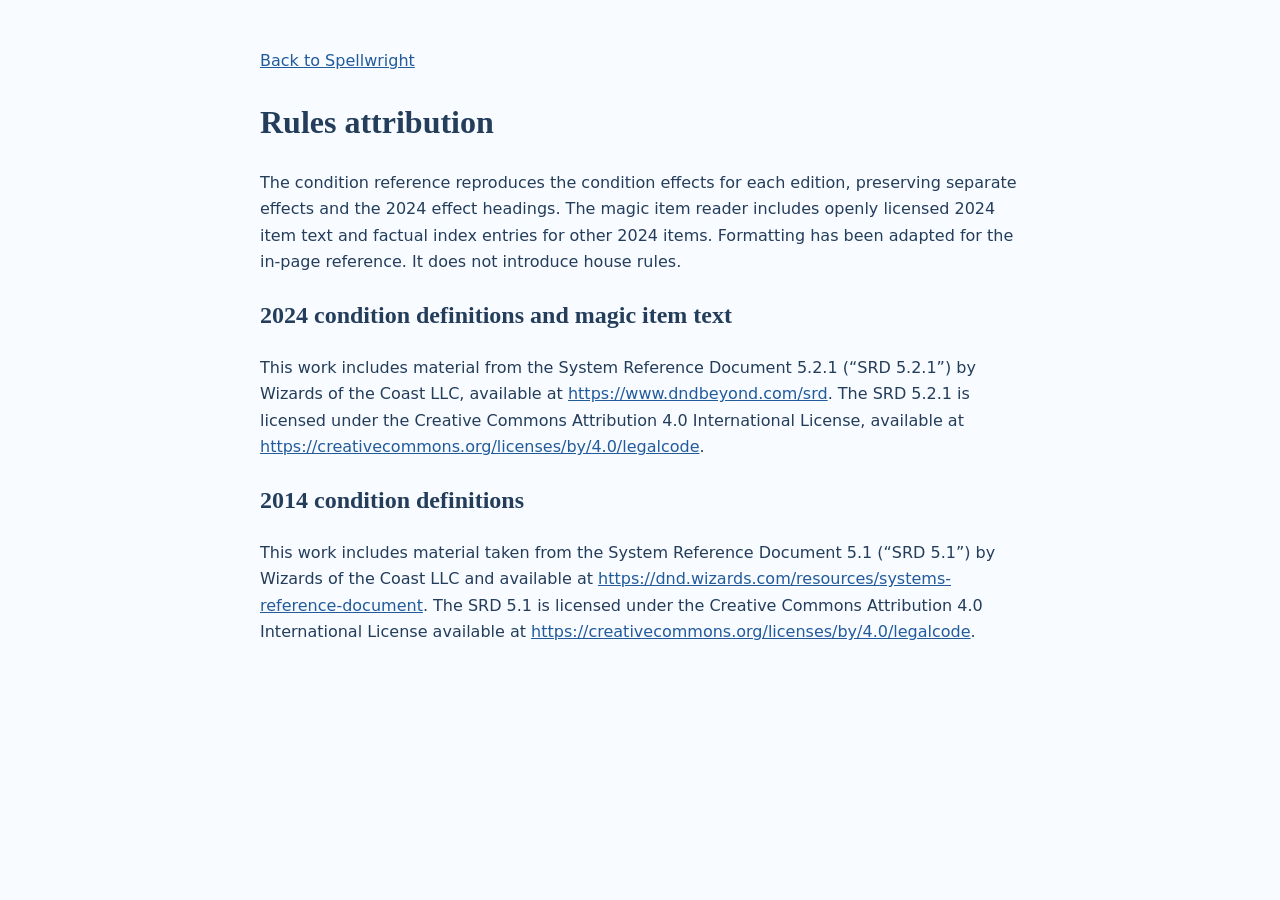
<file: spellwright/attribution.html>
<!doctype html>
<html lang="en">
<head>
<meta charset="utf-8">
<meta name="viewport" content="width=device-width, initial-scale=1">
<title>Rules attribution — Spellwright</title>
<style>body{max-width:760px;margin:48px auto;padding:0 24px;font:16px/1.65 system-ui,sans-serif;color:#233d5b;background:#f8fbff}h1,h2{font-family:Georgia,serif}a{color:#215b9c;overflow-wrap:anywhere}</style>
</head>
<body>
<a href="./">Back to Spellwright</a>
<h1>Rules attribution</h1>
<p>The condition reference reproduces the condition effects for each edition, preserving separate effects and the 2024 effect headings. The magic item reader includes openly licensed 2024 item text and factual index entries for other 2024 items. Formatting has been adapted for the in-page reference. It does not introduce house rules.</p>
<h2>2024 condition definitions and magic item text</h2>
<p>This work includes material from the System Reference Document 5.2.1 (“SRD 5.2.1”) by Wizards of the Coast LLC, available at <a href="https://www.dndbeyond.com/srd">https://www.dndbeyond.com/srd</a>. The SRD 5.2.1 is licensed under the Creative Commons Attribution 4.0 International License, available at <a href="https://creativecommons.org/licenses/by/4.0/legalcode">https://creativecommons.org/licenses/by/4.0/legalcode</a>.</p>
<h2>2014 condition definitions</h2>
<p>This work includes material taken from the System Reference Document 5.1 (“SRD 5.1”) by Wizards of the Coast LLC and available at <a href="https://dnd.wizards.com/resources/systems-reference-document">https://dnd.wizards.com/resources/systems-reference-document</a>. The SRD 5.1 is licensed under the Creative Commons Attribution 4.0 International License available at <a href="https://creativecommons.org/licenses/by/4.0/legalcode">https://creativecommons.org/licenses/by/4.0/legalcode</a>.</p>
</body>
</html>
</file>
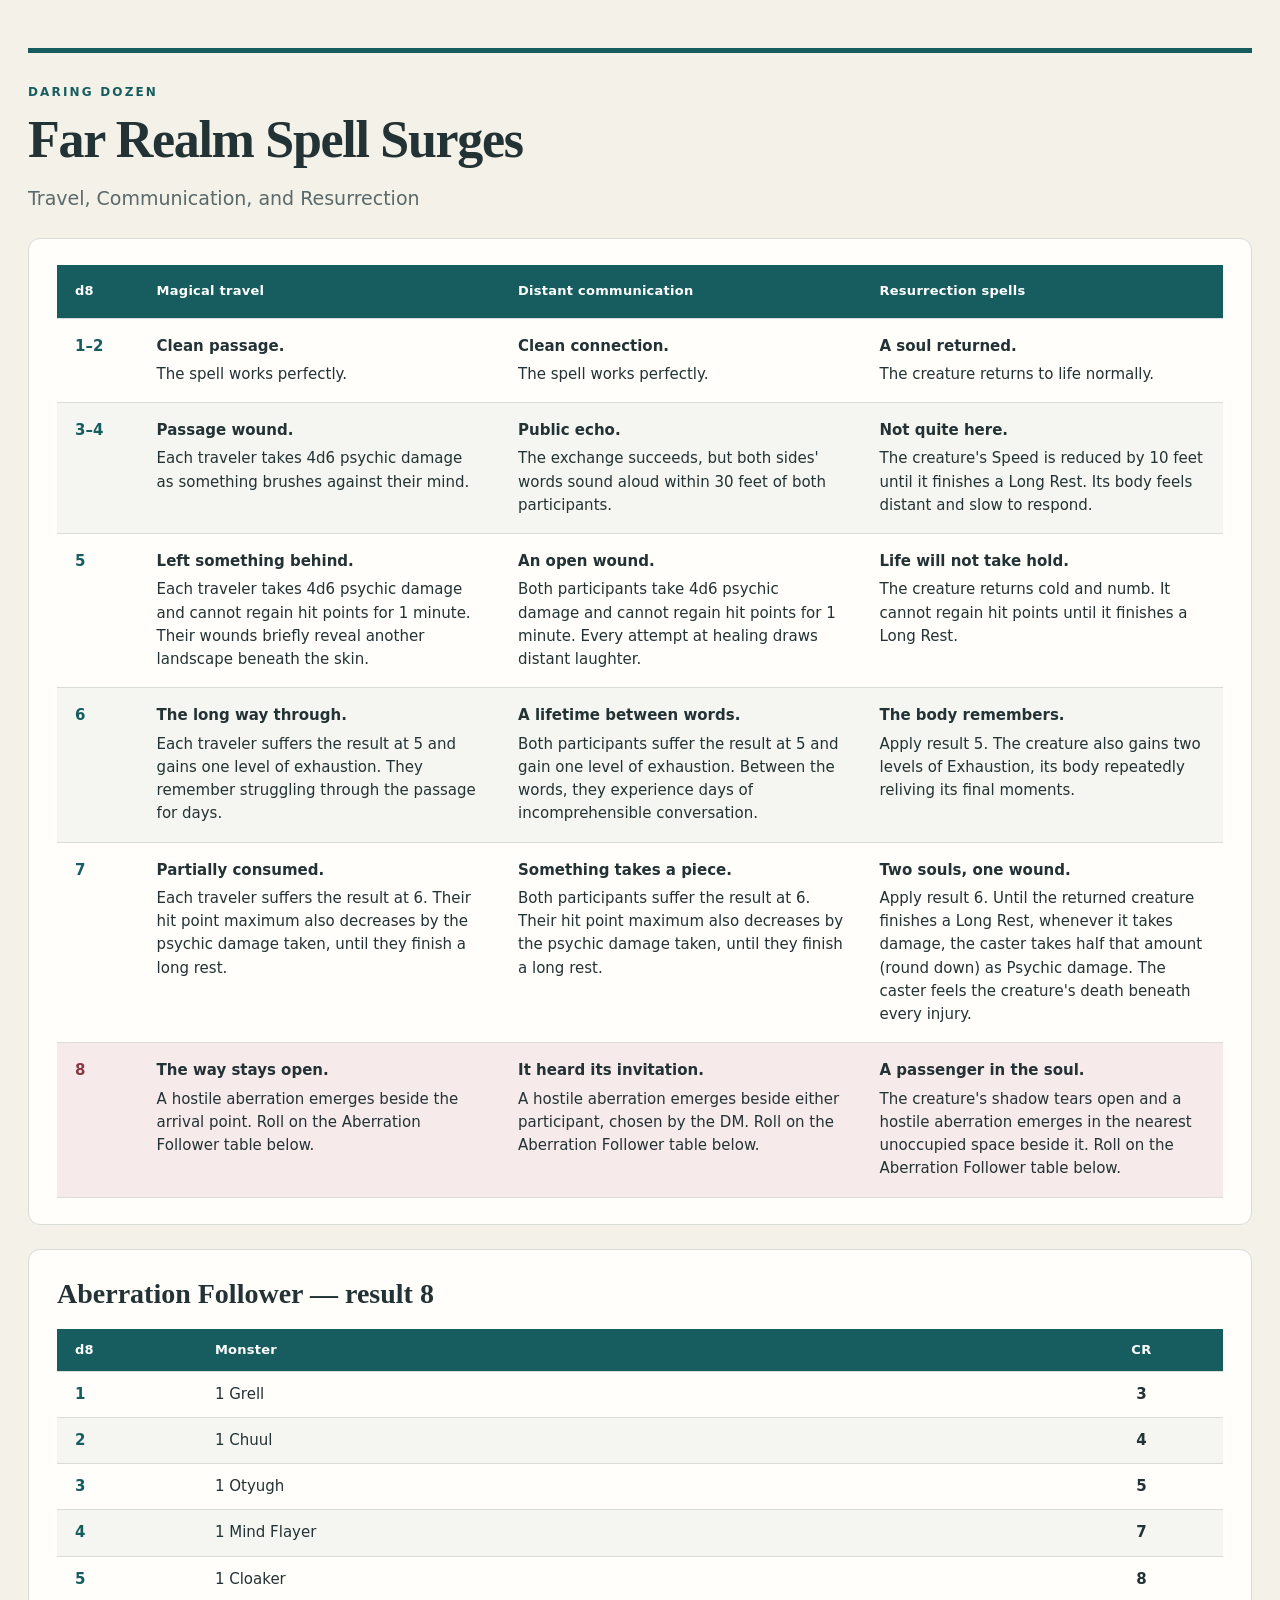
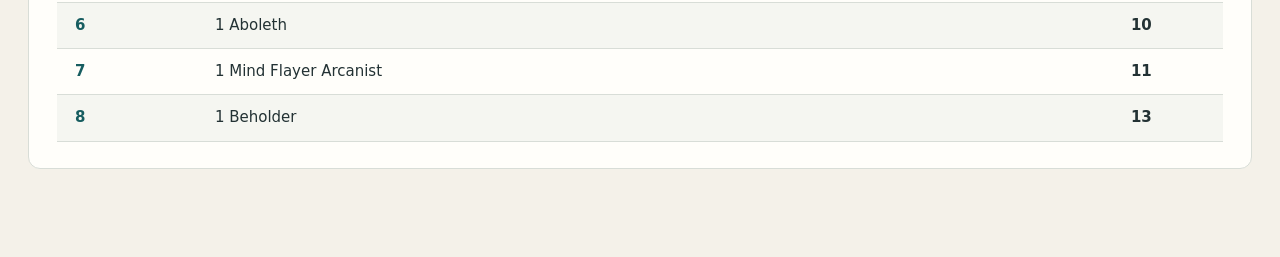
<file: Codex/public/far-realm-surges.html>
<!doctype html>
<html lang="en">
<head>
<meta charset="utf-8">
<meta name="robots" content="noindex,nofollow,noarchive">
<meta name="referrer" content="no-referrer">
<meta name="viewport" content="width=device-width, initial-scale=1">
<meta name="color-scheme" content="light">
<title>Far Realm Spell Surges — Daring Dozen</title>
<style>
:root{--paper:#f4f1e9;--card:#fffefa;--ink:#233234;--muted:#5a6969;--line:#d8ddd7;--teal:#175d60;--gold:#a37235;--danger:#883a44}
*{box-sizing:border-box}
html{scroll-behavior:smooth;scroll-padding-top:20px}
body{margin:0;background:var(--paper);color:var(--ink);font-family:Segoe UI,system-ui,sans-serif;font-size:16px;line-height:1.65}
main{max-width:1440px;margin:auto;padding:48px 28px 64px}
header{border-top:5px solid var(--teal);padding:30px 0 24px}
.eyebrow{margin:0 0 8px;color:var(--teal);font-weight:700;font-size:12px;letter-spacing:.18em;text-transform:uppercase}
h1{font-family:Georgia,serif;font-size:clamp(32px,5.5vw,52px);line-height:1.12;letter-spacing:-.025em;margin:0 0 14px}
.subtitle{margin:0;color:var(--muted);font-size:19px}
a{color:var(--teal);text-underline-offset:3px;overflow-wrap:anywhere}
a:focus-visible,button:focus-visible{outline:3px solid var(--gold);outline-offset:3px}
section{background:var(--card);border:1px solid var(--line);border-radius:12px;padding:26px 28px;margin:0 0 24px}
h2{font-family:Georgia,serif;line-height:1.25;font-size:28px;margin:0 0 18px}
p{margin:0 0 14px}p:last-child{margin-bottom:0}
.table-wrap{overflow:visible}
table{width:100%;border-collapse:collapse;table-layout:fixed;font-size:15px;line-height:1.55}
thead{background:var(--teal);color:#fff}
th,td{padding:16px 18px;text-align:left;vertical-align:top;border-bottom:1px solid var(--line)}
thead th{font-weight:600;font-size:13px;letter-spacing:.02em}
tbody th{font-variant-numeric:tabular-nums;color:var(--teal)}
.surges thead th:first-child{width:7%}
.surges thead th:not(:first-child){width:31%}
tbody tr:nth-child(even){background:#f5f6f1}
.surges td strong{display:block;color:var(--ink);margin-bottom:5px}
.surges tr.severity-6{background:#f6eaeb}
.surges tr.severity-6 th{color:var(--danger)}
.followers thead th:first-child{width:12%}
.followers thead th:last-child{width:14%;text-align:center}
.followers td:last-child{text-align:center;font-variant-numeric:tabular-nums;font-weight:600}
.followers th,.followers td{padding-top:11px;padding-bottom:11px}
.sr-only{position:absolute;width:1px;height:1px;padding:0;margin:-1px;overflow:hidden;clip:rect(0,0,0,0);white-space:nowrap;border:0}
@media(max-width:960px){
 main{padding:20px 16px 36px}
 header{padding:22px 0}
 .subtitle{font-size:16px}
 section{padding:21px 16px;border-radius:9px}
 h2{font-size:25px}
 .surges,.surges tbody,.surges tr,.surges th,.surges td{display:block;width:100%}
 .surges thead{position:absolute;width:1px;height:1px;overflow:hidden;clip:rect(0,0,0,0)}
 .surges tr{border:1px solid var(--line);border-radius:8px;margin-bottom:14px;overflow:hidden}
 .surges tbody th{border-bottom:1px solid var(--line);padding:8px 14px;background:#e5efea}
 .surges tbody th:before{content:"d8 · ";font-size:13px;font-weight:400}
 .surges td{border:0;padding:14px}
 .surges td+td{border-top:1px dashed var(--line)}
 .surges td:before{content:attr(data-label);display:block;text-transform:uppercase;letter-spacing:.08em;font-size:10px;font-weight:700;color:var(--teal);margin-bottom:8px}
 .followers th,.followers td{padding-left:10px;padding-right:10px}
 .followers thead th:first-child{width:15%}
 .followers thead th:last-child{width:17%}
}
@media print{
 @page{size:A4;margin:14mm}
 html{scroll-behavior:auto}
 body{background:#fff;font-size:10pt}
 main{padding:0;max-width:none}
 header{padding:12px 0;border-top-width:3px}
 h1{font-size:28pt}
 .subtitle{font-size:12pt}
 section{padding:14px 16px;margin-bottom:16px;border-radius:0;background:#fff!important}
 h2{font-size:17pt}
 table{font-size:9pt;line-height:1.4}
 th,td{padding:9px 10px}
 thead{display:table-header-group}
 tr{break-inside:avoid}
 h2,h3{break-after:avoid}
 p{orphans:3;widows:3}
 a{color:inherit}
}
</style>
</head>
<body>
<main>
<header>
<p class="eyebrow">Daring Dozen</p>
<h1>Far Realm Spell Surges</h1>
<p class="subtitle">Travel, Communication, and Resurrection</p>
</header>
<section id="surge-table">
<div class="table-wrap"><table class="surges"><caption class="sr-only">Travel, communication, and resurrection consequences</caption><thead><tr><th scope="col">d8</th><th scope="col">Magical travel</th><th scope="col">Distant communication</th><th scope="col">Resurrection spells</th></tr></thead><tbody><tr class="severity-0"><th scope="row"><strong>1–2</strong></th><td data-label="Magical travel"><strong>Clean passage.</strong> The spell works perfectly.</td><td data-label="Distant communication"><strong>Clean connection.</strong> The spell works perfectly.</td><td data-label="Resurrection spells"><strong>A soul returned.</strong> The creature returns to life normally.</td></tr>
<tr class="severity-1"><th scope="row"><strong>3–4</strong></th><td data-label="Magical travel"><strong>Passage wound.</strong> Each traveler takes 4d6 psychic damage as something brushes against their mind.</td><td data-label="Distant communication"><strong>Public echo.</strong> The exchange succeeds, but both sides' words sound aloud within 30 feet of both participants.</td><td data-label="Resurrection spells"><strong>Not quite here.</strong> The creature's Speed is reduced by 10 feet until it finishes a Long Rest. Its body feels distant and slow to respond.</td></tr>
<tr class="severity-3"><th scope="row"><strong>5</strong></th><td data-label="Magical travel"><strong>Left something behind.</strong> Each traveler takes 4d6 psychic damage and cannot regain hit points for 1 minute. Their wounds briefly reveal another landscape beneath the skin.</td><td data-label="Distant communication"><strong>An open wound.</strong> Both participants take 4d6 psychic damage and cannot regain hit points for 1 minute. Every attempt at healing draws distant laughter.</td><td data-label="Resurrection spells"><strong>Life will not take hold.</strong> The creature returns cold and numb. It cannot regain hit points until it finishes a Long Rest.</td></tr>
<tr class="severity-4"><th scope="row"><strong>6</strong></th><td data-label="Magical travel"><strong>The long way through.</strong> Each traveler suffers the result at 5 and gains one level of exhaustion. They remember struggling through the passage for days.</td><td data-label="Distant communication"><strong>A lifetime between words.</strong> Both participants suffer the result at 5 and gain one level of exhaustion. Between the words, they experience days of incomprehensible conversation.</td><td data-label="Resurrection spells"><strong>The body remembers.</strong> Apply result 5. The creature also gains two levels of Exhaustion, its body repeatedly reliving its final moments.</td></tr>
<tr class="severity-5"><th scope="row"><strong>7</strong></th><td data-label="Magical travel"><strong>Partially consumed.</strong> Each traveler suffers the result at 6. Their hit point maximum also decreases by the psychic damage taken, until they finish a long rest.</td><td data-label="Distant communication"><strong>Something takes a piece.</strong> Both participants suffer the result at 6. Their hit point maximum also decreases by the psychic damage taken, until they finish a long rest.</td><td data-label="Resurrection spells"><strong>Two souls, one wound.</strong> Apply result 6. Until the returned creature finishes a Long Rest, whenever it takes damage, the caster takes half that amount (round down) as Psychic damage. The caster feels the creature's death beneath every injury.</td></tr>
<tr class="severity-6"><th scope="row"><strong>8</strong></th><td data-label="Magical travel"><strong>The way stays open.</strong> A hostile aberration emerges beside the arrival point. Roll on the Aberration Follower table below.</td><td data-label="Distant communication"><strong>It heard its invitation.</strong> A hostile aberration emerges beside either participant, chosen by the DM. Roll on the Aberration Follower table below.</td><td data-label="Resurrection spells"><strong>A passenger in the soul.</strong> The creature's shadow tears open and a hostile aberration emerges in the nearest unoccupied space beside it. Roll on the Aberration Follower table below.</td></tr></tbody></table></div>
</section>
<section id="aberration-follower"><h2>Aberration Follower — result 8</h2>
<div class="table-wrap"><table class="followers"><caption class="sr-only">Aberration follower monsters</caption><thead><tr><th scope="col">d8</th><th scope="col">Monster</th><th scope="col">CR</th></tr></thead><tbody><tr class=""><th scope="row"><strong>1</strong></th><td data-label="Monster">1 Grell</td><td data-label="CR">3</td></tr>
<tr class=""><th scope="row"><strong>2</strong></th><td data-label="Monster">1 Chuul</td><td data-label="CR">4</td></tr>
<tr class=""><th scope="row"><strong>3</strong></th><td data-label="Monster">1 Otyugh</td><td data-label="CR">5</td></tr>
<tr class=""><th scope="row"><strong>4</strong></th><td data-label="Monster">1 Mind Flayer</td><td data-label="CR">7</td></tr>
<tr class=""><th scope="row"><strong>5</strong></th><td data-label="Monster">1 Cloaker</td><td data-label="CR">8</td></tr>
<tr class=""><th scope="row"><strong>6</strong></th><td data-label="Monster">1 Aboleth</td><td data-label="CR">10</td></tr>
<tr class=""><th scope="row"><strong>7</strong></th><td data-label="Monster">1 Mind Flayer Arcanist</td><td data-label="CR">11</td></tr>
<tr class=""><th scope="row"><strong>8</strong></th><td data-label="Monster">1 Beholder</td><td data-label="CR">13</td></tr></tbody></table></div>
</section>
</main>
</body>
</html>
</file>
